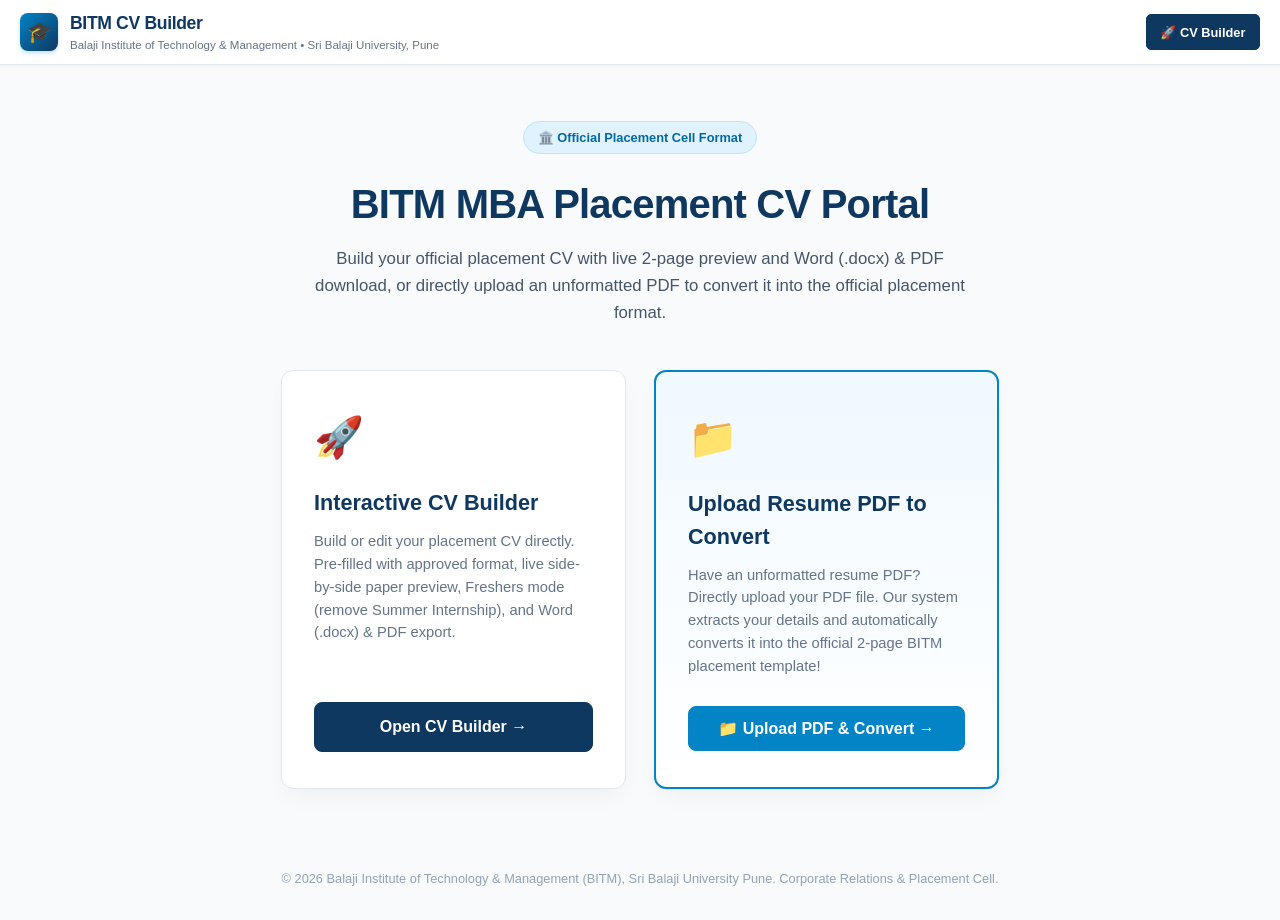
<file: index.html>
<!DOCTYPE html>
<html lang="en">
<head>
  <meta charset="UTF-8">
  <meta name="viewport" content="width=device-width, initial-scale=1.0">
  <title>BITM CV Builder | Sri Balaji University Pune</title>
  <link rel="stylesheet" href="style.css">
  <script src="pdf.min.js"></script>
</head>
<body style="min-height: 100vh; display: flex; flex-direction: column; justify-content: space-between; background: #f8fafc;">

  <!-- Simple Header -->
  <header class="app-header">
    <div class="brand">
      <div class="brand-icon">🎓</div>
      <div>
        <div class="brand-title">BITM CV Builder</div>
        <div class="brand-subtitle">Balaji Institute of Technology & Management • Sri Balaji University, Pune</div>
      </div>
    </div>
    <div class="header-actions">
      <a href="builder.html" class="btn btn-primary" style="background:#0e3860; border-color:#0e3860;">
        🚀 CV Builder
      </a>
    </div>
  </header>

  <!-- Focused Center Portal -->
  <main class="simple-home-container">
    <div class="simple-hero">
      <div class="home-badge">
        <span>🏛️ Official Placement Cell Format</span>
      </div>
      <h1>BITM MBA Placement CV Portal</h1>
      <p>
        Build your official placement CV with live 2-page preview and Word (.docx) & PDF download, or directly upload an unformatted PDF to convert it into the official placement format.
      </p>

      <!-- The Two Main Action Cards -->
      <div class="portal-cards-grid">
        
        <!-- Card 1: Open CV Builder -->
        <div class="portal-action-card">
          <div>
            <div class="card-action-icon">🚀</div>
            <h2>Interactive CV Builder</h2>
            <p>
              Build or edit your placement CV directly. Pre-filled with approved format, live side-by-side paper preview, Freshers mode (remove Summer Internship), and Word (.docx) & PDF export.
            </p>
          </div>
          <a href="builder.html" class="btn btn-primary btn-lg" style="background:#0e3860; border-color:#0e3860; width: 100%; justify-content: center; text-align: center;">
            Open CV Builder →
          </a>
        </div>

        <!-- Card 2: Upload Unformatted PDF -->
        <div class="portal-action-card highlight-card">
          <div>
            <div class="card-action-icon">📁</div>
            <h2>Upload Resume PDF to Convert</h2>
            <p>
              Have an unformatted resume PDF? Directly upload your PDF file. Our system extracts your details and automatically converts it into the official 2-page BITM placement template!
            </p>
          </div>
          <button type="button" class="btn btn-primary btn-lg" id="btnOpenConvertModal" style="background:#0284c7; border-color:#0284c7; width: 100%; justify-content: center; text-align: center;">
            📁 Upload PDF & Convert →
          </button>
        </div>

      </div>
    </div>
  </main>

  <!-- Modal: Upload PDF to Convert -->
  <div class="modal-overlay" id="convertModal">
    <div class="modal-content" style="max-width: 650px;">
      <div class="modal-header">
        <h3>📁 Upload Resume PDF to Convert into Official Format</h3>
        <button type="button" class="btn-danger" style="color:#fff; font-size:1.25rem; background:transparent; border:none; cursor:pointer;" onclick="closeConvertModal()">✕</button>
      </div>
      <div class="modal-body">
        <p style="font-size:0.85rem; color:#475569; margin-bottom:1rem;">
          Select or drag & drop any unformatted resume PDF. Our parser will extract your contact info, academics, internship, projects, and activities into the official BITM layout.
        </p>

        <!-- Dropzone Area -->
        <div class="pdf-upload-dropzone" id="pdfDropzone">
          <div class="dropzone-icon">📄</div>
          <div class="dropzone-text">
            <strong>Click to browse or drag & drop your PDF file here</strong>
            <span>Supports any unformatted resume PDF (.pdf)</span>
          </div>
          <input type="file" id="pdfFileInput" accept=".pdf,application/pdf" style="display: none;">
        </div>

        <!-- Selected File Preview -->
        <div id="selectedPdfInfo" style="display: none; align-items: center; justify-content: space-between; background: #f0fdf4; border: 1px solid #bbf7d0; padding: 12px 16px; border-radius: 8px; margin-top: 12px;">
          <span id="selectedPdfName" style="font-weight: 700; color: #166534; font-size: 0.88rem;"></span>
          <button type="button" class="btn btn-sm" id="btnClearSelectedPdf" style="background:#fee2e2; color:#ef4444; border:1px solid #fca5a5;">✕ Change File</button>
        </div>

        <!-- Conversion Button -->
        <button type="button" class="btn btn-primary btn-lg" id="btnStartPdfConvert" style="background:#0e3860; border-color:#0e3860; width:100%; justify-content:center; margin-top:14px;">
          ⚡ Convert PDF to Official Format
        </button>

        <div id="convertStatus" style="display:none; margin-top:12px; padding:12px; border-radius:8px; font-size:0.85rem;"></div>
      </div>
      <div class="modal-footer">
        <button type="button" class="btn btn-secondary" onclick="closeConvertModal()">Cancel</button>
      </div>
    </div>
  </div>

  <!-- Minimal Footer -->
  <footer class="simple-footer">
    © 2026 Balaji Institute of Technology & Management (BITM), Sri Balaji University Pune. Corporate Relations & Placement Cell.
  </footer>

  <script src="converter.js"></script>
</body>
</html>
</file>
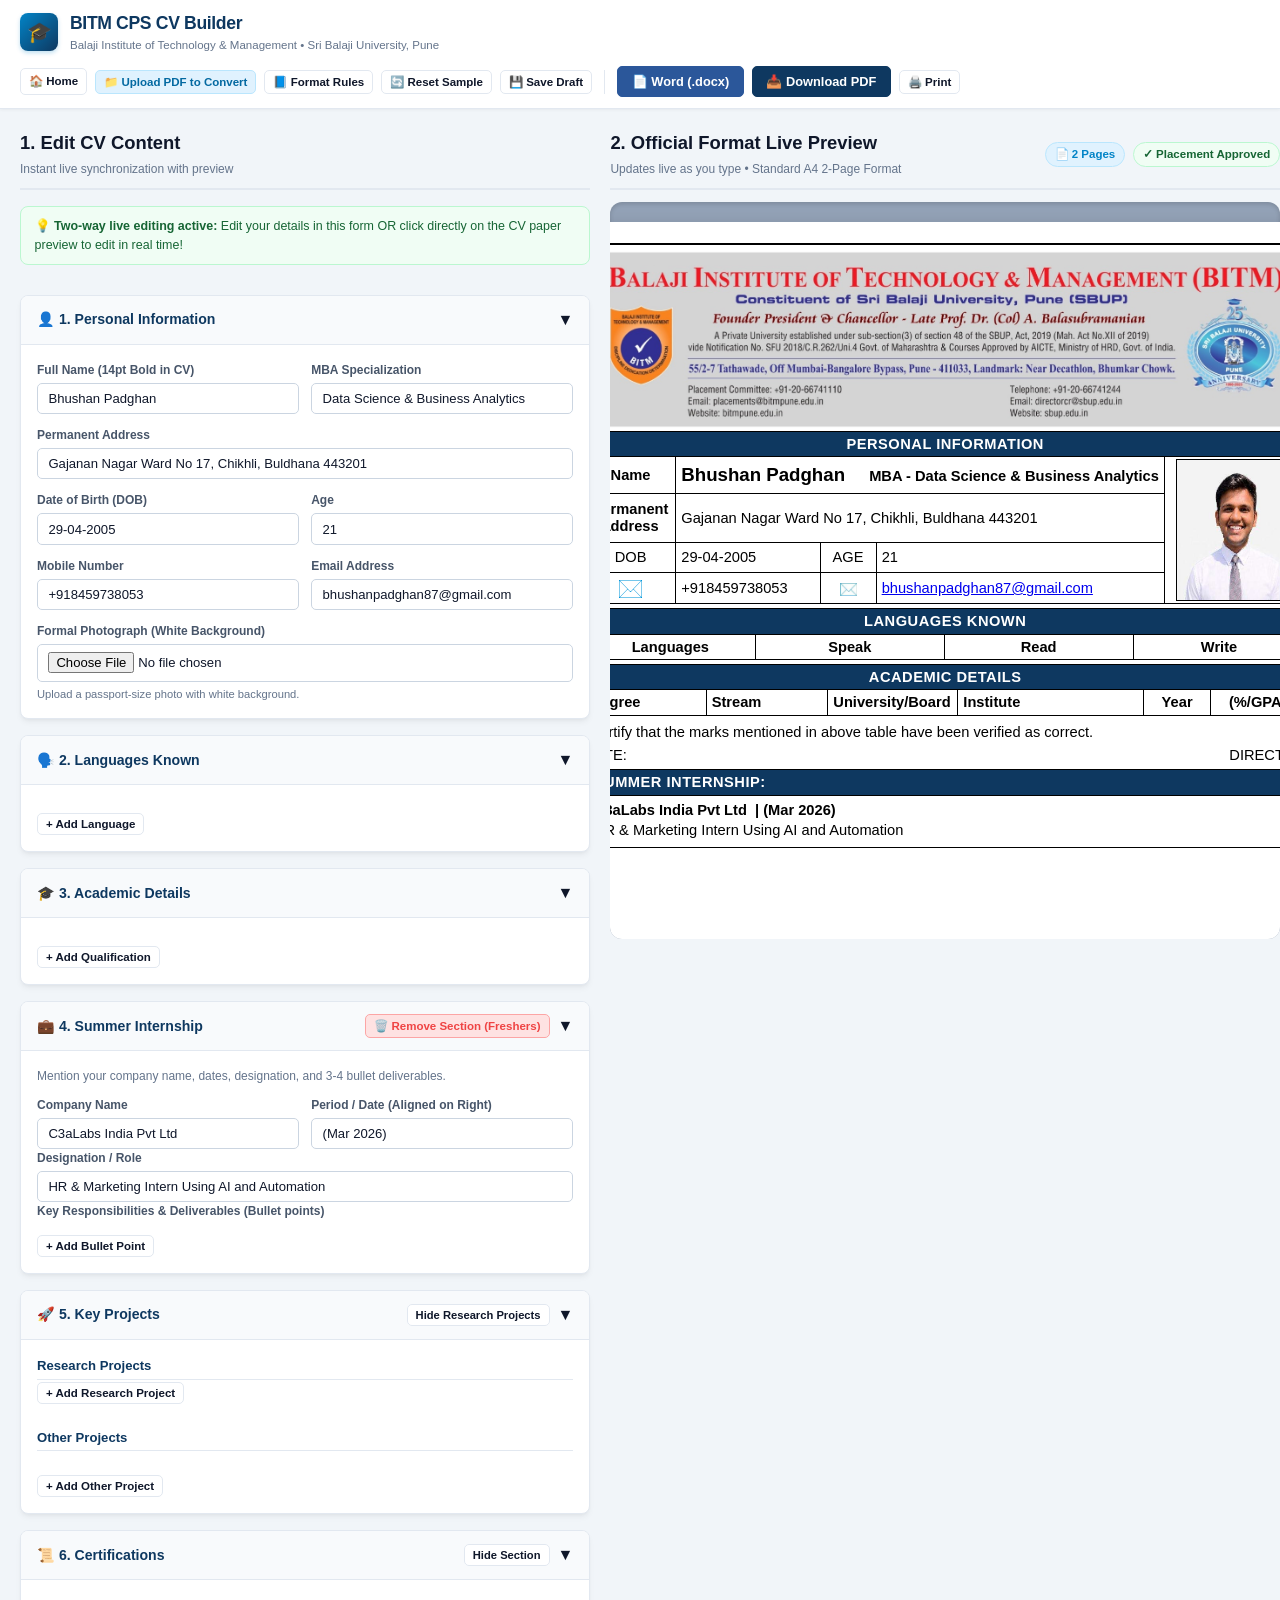
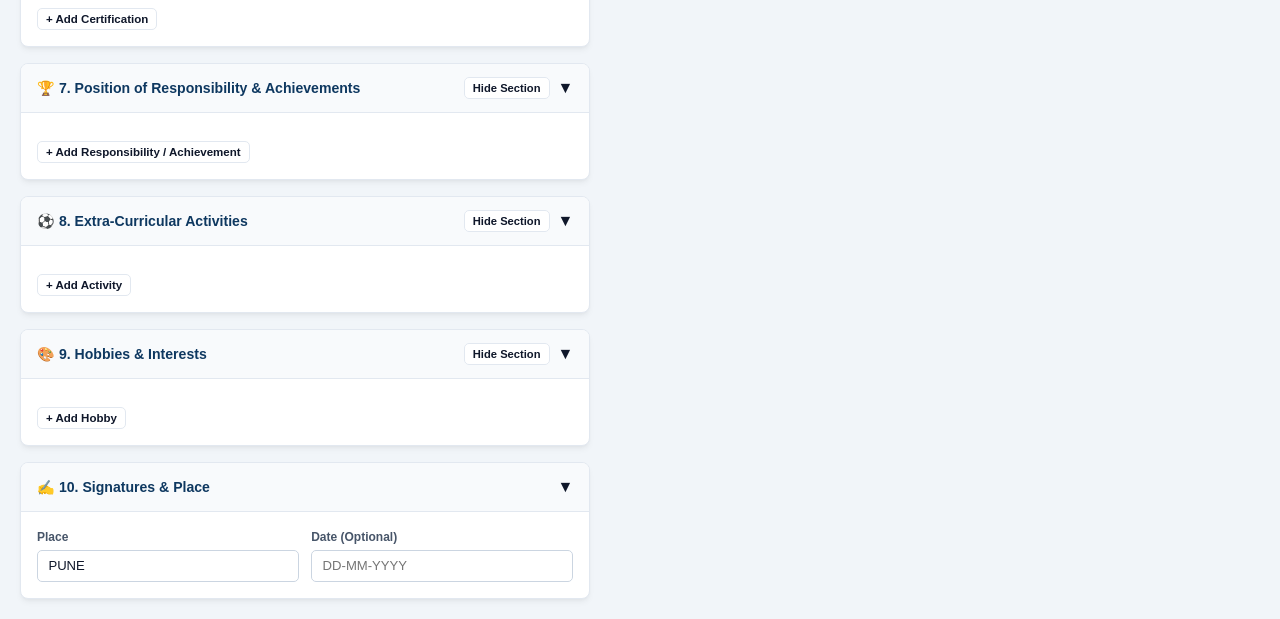
<file: builder.html>
<!DOCTYPE html>
<html lang="en">
<head>
  <meta charset="UTF-8">
  <meta name="viewport" content="width=device-width, initial-scale=1.0">
  <title>BITM CPS - Official MBA CV Builder</title>
  <link rel="stylesheet" href="style.css">
  <script src="html2pdf.bundle.min.js"></script>
  <script src="docx.umd.js"></script>
  <script src="pdf.min.js"></script>
</head>
<body>

  <!-- Top Navigation Header -->
  <header class="app-header">
    <div class="brand">
      <div class="brand-icon">🎓</div>
      <div>
        <div class="brand-title">BITM CPS CV Builder</div>
        <div class="brand-subtitle">Balaji Institute of Technology & Management • Sri Balaji University, Pune</div>
      </div>
    </div>

    <div class="header-actions">
      <a href="index.html" class="btn btn-secondary btn-sm" title="Back to Home Page">
        🏠 Home
      </a>

      <button type="button" class="btn btn-secondary btn-sm" id="btnOpenConvertModal" title="Upload a resume PDF to auto-fill official format" style="background:#e0f2fe; color:#0369a1; border-color:#bae6fd; font-weight:700;">
        📁 Upload PDF to Convert
      </button>

      <button type="button" class="btn btn-secondary btn-sm" id="btnInstructions" title="View 15 placement rules">
        📘 Format Rules
      </button>

      <button type="button" class="btn btn-secondary btn-sm" id="btnResetSample" title="Reset all fields to sample CV">
        🔄 Reset Sample
      </button>

      <button type="button" class="btn btn-secondary btn-sm" id="btnSaveDraft" title="Save draft in browser">
        💾 Save Draft
      </button>

      <div class="header-divider"></div>

      <!-- Export Buttons -->
      <button type="button" class="btn btn-word" id="btnExportWord" title="Export as genuine Microsoft Word document">
        📄 Word (.docx)
      </button>

      <button type="button" class="btn btn-primary" id="btnDownloadPdf" style="background:#0e3860; border-color:#0e3860;" title="Download clean A4 PDF">
        📥 Download PDF
      </button>

      <button type="button" class="btn btn-secondary btn-sm" id="btnPrintPdf" title="Print to A4 paper">
        🖨️ Print
      </button>
    </div>
  </header>

  <!-- Split Screen Workspace -->
  <main class="workspace">
    
    <!-- LEFT PANEL: Editor Input Form -->
    <section class="editor-panel">
      
      <div class="panel-header">
        <div>
          <h2>1. Edit CV Content</h2>
          <span style="font-size: 0.75rem; color: #64748b;">Instant live synchronization with preview</span>
        </div>
      </div>

      <!-- Helpful Guide Banner -->
      <div class="editor-guide-banner">
        <span>💡 <strong>Two-way live editing active:</strong> Edit your details in this form OR click directly on the CV paper preview to edit in real time!</span>
      </div>

      <!-- Card 1: Personal Information -->
      <div class="form-card">
        <div class="card-header" onclick="toggleCard(this)">
          <div class="card-title">👤 1. Personal Information</div>
          <span>▼</span>
        </div>
        <div class="card-body">
          <div class="form-row">
            <div class="form-group">
              <label>Full Name (14pt Bold in CV)</label>
              <input type="text" id="inpName" value="Bhushan Padghan" placeholder="Student Name">
            </div>
            <div class="form-group">
              <label>MBA Specialization</label>
              <input type="text" id="inpSpec" value="Data Science & Business Analytics" placeholder="e.g. Data Science & Business Analytics">
            </div>
          </div>

          <div class="form-group">
            <label>Permanent Address</label>
            <input type="text" id="inpAddress" value="Gajanan Nagar Ward No 17, Chikhli, Buldhana 443201" placeholder="Address">
          </div>

          <div class="form-row">
            <div class="form-group">
              <label>Date of Birth (DOB)</label>
              <input type="text" id="inpDob" value="29-04-2005" placeholder="DD-MM-YYYY">
            </div>
            <div class="form-group">
              <label>Age</label>
              <input type="text" id="inpAge" value="21" placeholder="e.g. 21">
            </div>
          </div>

          <div class="form-row">
            <div class="form-group">
              <label>Mobile Number</label>
              <input type="text" id="inpPhone" value="+918459738053" placeholder="+91...">
            </div>
            <div class="form-group">
              <label>Email Address</label>
              <input type="email" id="inpEmail" value="bhushanpadghan87@gmail.com" placeholder="email@...">
            </div>
          </div>

          <div class="form-group">
            <label>Formal Photograph (White Background)</label>
            <input type="file" id="inpPhoto" accept="image/*">
            <span style="font-size: 0.7rem; color: #64748b;">Upload a passport-size photo with white background.</span>
          </div>
        </div>
      </div>

      <!-- Card 2: Languages Known -->
      <div class="form-card">
        <div class="card-header" onclick="toggleCard(this)">
          <div class="card-title">🗣️ 2. Languages Known</div>
          <span>▼</span>
        </div>
        <div class="card-body">
          <div id="languagesContainer" style="display: flex; flex-direction: column; gap: 0.5rem;">
            <!-- Generated via JS -->
          </div>
          <button type="button" class="btn btn-secondary btn-sm" id="btnAddLanguage" style="align-self: flex-start;">
            + Add Language
          </button>
        </div>
      </div>

      <!-- Card 3: Academic Details -->
      <div class="form-card">
        <div class="card-header" onclick="toggleCard(this)">
          <div class="card-title">🎓 3. Academic Details</div>
          <span>▼</span>
        </div>
        <div class="card-body">
          <div id="academicsContainer" style="display: flex; flex-direction: column; gap: 0.75rem;">
            <!-- Generated via JS -->
          </div>
          <button type="button" class="btn btn-secondary btn-sm" id="btnAddAcademic" style="align-self: flex-start;">
            + Add Qualification
          </button>
        </div>
      </div>

      <!-- Card 4: Summer Internship (With Remove/Restore Section Button for Freshers) -->
      <div class="form-card" id="cardInternship">
        <div class="card-header" style="display:flex; justify-content:space-between; align-items:center;">
          <div class="card-title" onclick="toggleCard(this.parentElement)">💼 4. Summer Internship</div>
          <div style="display:flex; align-items:center; gap:8px;">
            <button type="button" class="btn btn-sm btn-fresher-toggle" id="btnToggleInternship" onclick="toggleSection('summerInternship')">
              🗑️ Remove Section (Freshers)
            </button>
            <span onclick="toggleCard(this.parentElement)">▼</span>
          </div>
        </div>
        <div class="card-body">
          <div id="noticeInternshipExcluded" style="display:none;" class="fresher-notice">
            ⚠️ <strong>Summer Internship is removed</strong> from your CV preview & exports (ideal for Freshers). Click "Restore Summer Internship" above anytime to re-enable.
          </div>

          <div id="internshipFieldsGroup">
            <p class="section-help-text">Mention your company name, dates, designation, and 3-4 bullet deliverables.</p>
            <div class="form-row">
              <div class="form-group">
                <label>Company Name</label>
                <input type="text" id="inpInternCompany" value="C3aLabs India Pvt Ltd" placeholder="Company Name">
              </div>
              <div class="form-group">
                <label>Period / Date (Aligned on Right)</label>
                <input type="text" id="inpInternPeriod" value="(Mar 2026)" placeholder="(e.g. Mar 2026)">
              </div>
            </div>

            <div class="form-group">
              <label>Designation / Role</label>
              <input type="text" id="inpInternRole" value="HR & Marketing Intern Using AI and Automation" placeholder="Internship Role">
            </div>

            <div class="form-group">
              <label>Key Responsibilities & Deliverables (Bullet points)</label>
              <div id="internBulletsContainer" style="display: flex; flex-direction: column; gap: 0.4rem;">
                <!-- Generated via JS -->
              </div>
              <button type="button" class="btn btn-secondary btn-sm" id="btnAddInternBullet" style="align-self: flex-start; margin-top: 0.4rem;">
                + Add Bullet Point
              </button>
            </div>
          </div>
        </div>
      </div>

      <!-- Card 5: Key Projects -->
      <div class="form-card" id="cardProjects">
        <div class="card-header" style="display:flex; justify-content:space-between; align-items:center;">
          <div class="card-title" onclick="toggleCard(this.parentElement)">🚀 5. Key Projects</div>
          <div style="display:flex; align-items:center; gap:8px;">
            <button type="button" class="btn btn-sm btn-secondary" id="btnToggleResearchProj" style="font-size:0.7rem;" onclick="toggleSection('researchProjects')">
              Hide Research Projects
            </button>
            <span onclick="toggleCard(this.parentElement)">▼</span>
          </div>
        </div>
        <div class="card-body">
          <div id="researchSectionGroup">
            <h4 style="font-size: 0.82rem; color: #0e3860; border-bottom: 1px solid #e2e8f0; padding-bottom: 3px;">
              Research Projects
            </h4>
            <div id="researchProjectsContainer" style="display: flex; flex-direction: column; gap: 0.5rem;">
              <!-- Generated via JS -->
            </div>
            <button type="button" class="btn btn-secondary btn-sm" id="btnAddResearchProj" style="align-self: flex-start;">
              + Add Research Project
            </button>
          </div>

          <h4 style="font-size: 0.82rem; color: #0e3860; border-bottom: 1px solid #e2e8f0; padding-bottom: 3px; margin-top: 0.75rem;">
            Other Projects
          </h4>
          <div id="otherProjectsContainer" style="display: flex; flex-direction: column; gap: 0.5rem;">
            <!-- Generated via JS -->
          </div>
          <button type="button" class="btn btn-secondary btn-sm" id="btnAddOtherProj" style="align-self: flex-start;">
            + Add Other Project
          </button>
        </div>
      </div>

      <!-- Card 6: Certifications -->
      <div class="form-card" id="cardCertifications">
        <div class="card-header" style="display:flex; justify-content:space-between; align-items:center;">
          <div class="card-title" onclick="toggleCard(this.parentElement)">📜 6. Certifications</div>
          <div style="display:flex; align-items:center; gap:8px;">
            <button type="button" class="btn btn-sm btn-secondary" id="btnToggleCertifications" style="font-size:0.7rem;" onclick="toggleSection('certifications')">
              Hide Section
            </button>
            <span onclick="toggleCard(this.parentElement)">▼</span>
          </div>
        </div>
        <div class="card-body">
          <div id="noticeCertificationsExcluded" style="display:none; background:#fef3c7; border:1px solid #fde68a; color:#92400e; padding:8px 12px; border-radius:6px; font-size:0.78rem;">
            ⚠️ <strong>Certifications section is removed</strong> from your CV. Click "Restore" above anytime to re-enable.
          </div>
          <div id="certificationsContainer" style="display: flex; flex-direction: column; gap: 0.5rem;">
            <!-- Generated via JS -->
          </div>
          <button type="button" class="btn btn-secondary btn-sm" id="btnAddCert" style="align-self: flex-start;">
            + Add Certification
          </button>
        </div>
      </div>

      <!-- Card 7: Positions of Responsibility & Achievements -->
      <div class="form-card" id="cardResponsibilities">
        <div class="card-header" style="display:flex; justify-content:space-between; align-items:center;">
          <div class="card-title" onclick="toggleCard(this.parentElement)">🏆 7. Position of Responsibility & Achievements</div>
          <div style="display:flex; align-items:center; gap:8px;">
            <button type="button" class="btn btn-sm btn-secondary" id="btnToggleResponsibilities" style="font-size:0.7rem;" onclick="toggleSection('responsibilities')">
              Hide Section
            </button>
            <span onclick="toggleCard(this.parentElement)">▼</span>
          </div>
        </div>
        <div class="card-body">
          <div id="noticeResponsibilitiesExcluded" style="display:none; background:#fef3c7; border:1px solid #fde68a; color:#92400e; padding:8px 12px; border-radius:6px; font-size:0.78rem;">
            ⚠️ <strong>Positions of Responsibility is removed</strong> from your CV.
          </div>
          <div id="responsibilitiesContainer" style="display: flex; flex-direction: column; gap: 0.4rem;">
            <!-- Generated via JS -->
          </div>
          <button type="button" class="btn btn-secondary btn-sm" id="btnAddResp" style="align-self: flex-start;">
            + Add Responsibility / Achievement
          </button>
        </div>
      </div>

      <!-- Card 8: Extra-Curricular Activities -->
      <div class="form-card" id="cardExtraCurricular">
        <div class="card-header" style="display:flex; justify-content:space-between; align-items:center;">
          <div class="card-title" onclick="toggleCard(this.parentElement)">⚽ 8. Extra-Curricular Activities</div>
          <div style="display:flex; align-items:center; gap:8px;">
            <button type="button" class="btn btn-sm btn-secondary" id="btnToggleExtra" style="font-size:0.7rem;" onclick="toggleSection('extraCurricular')">
              Hide Section
            </button>
            <span onclick="toggleCard(this.parentElement)">▼</span>
          </div>
        </div>
        <div class="card-body">
          <div id="noticeExtraExcluded" style="display:none; background:#fef3c7; border:1px solid #fde68a; color:#92400e; padding:8px 12px; border-radius:6px; font-size:0.78rem;">
            ⚠️ <strong>Extra-Curricular Activities section is removed</strong> from your CV.
          </div>
          <div id="extraCurricularContainer" style="display: flex; flex-direction: column; gap: 0.4rem;">
            <!-- Generated via JS -->
          </div>
          <button type="button" class="btn btn-secondary btn-sm" id="btnAddExtra" style="align-self: flex-start;">
            + Add Activity
          </button>
        </div>
      </div>

      <!-- Card 9: Hobbies & Interests -->
      <div class="form-card" id="cardHobbies">
        <div class="card-header" style="display:flex; justify-content:space-between; align-items:center;">
          <div class="card-title" onclick="toggleCard(this.parentElement)">🎨 9. Hobbies & Interests</div>
          <div style="display:flex; align-items:center; gap:8px;">
            <button type="button" class="btn btn-sm btn-secondary" id="btnToggleHobbies" style="font-size:0.7rem;" onclick="toggleSection('hobbies')">
              Hide Section
            </button>
            <span onclick="toggleCard(this.parentElement)">▼</span>
          </div>
        </div>
        <div class="card-body">
          <div id="noticeHobbiesExcluded" style="display:none; background:#fef3c7; border:1px solid #fde68a; color:#92400e; padding:8px 12px; border-radius:6px; font-size:0.78rem;">
            ⚠️ <strong>Hobbies & Interests section is removed</strong> from your CV.
          </div>
          <div id="hobbiesContainer" style="display: flex; flex-direction: column; gap: 0.4rem;">
            <!-- Generated via JS -->
          </div>
          <button type="button" class="btn btn-secondary btn-sm" id="btnAddHobby" style="align-self: flex-start;">
            + Add Hobby
          </button>
        </div>
      </div>

      <!-- Card 10: Signatures & Verification -->
      <div class="form-card">
        <div class="card-header" onclick="toggleCard(this)">
          <div class="card-title">✍️ 10. Signatures & Place</div>
          <span>▼</span>
        </div>
        <div class="card-body">
          <div class="form-row">
            <div class="form-group">
              <label>Place</label>
              <input type="text" id="inpPlace" value="PUNE" placeholder="PUNE">
            </div>
            <div class="form-group">
              <label>Date (Optional)</label>
              <input type="text" id="inpDate" placeholder="DD-MM-YYYY">
            </div>
          </div>
        </div>
      </div>

    </section>

    <!-- RIGHT PANEL: Live Preview Panel -->
    <section class="preview-panel">
      
      <div class="panel-header" style="display:flex; justify-content:space-between; align-items:center;">
        <div>
          <h2>2. Official Format Live Preview</h2>
          <span style="font-size: 0.75rem; color: #64748b;">Updates live as you type • Standard A4 2-Page Format</span>
        </div>
        <div class="preview-page-badges">
          <span class="page-pill">📄 2 Pages</span>
          <span class="page-pill" style="background:#f0fdf4; color:#166534; border-color:#bbf7d0;">✓ Placement Approved</span>
        </div>
      </div>

      <div class="preview-container" id="cvExportContainer">
        
        <!-- ==========================================
             PAGE 1 (Official BITM CV Paper)
             ========================================== -->
        <div class="cv-page" id="cvPage1">
          <div class="cv-page-frame">
            
            <!-- Official BITM Header Letterhead Image -->
            <img src="bitm_header.jpg" class="cv-header-img" alt="Balaji Institute of Technology & Management">

            <!-- 1. PERSONAL INFORMATION (Exact 5-Col Grid from Word XML) -->
            <table class="cv-table">
              <tr>
                <th colspan="5" class="banner-cell">PERSONAL INFORMATION</th>
              </tr>
              <tr>
                <td class="font-bold text-center" style="width: 12.57%;">Name</td>
                <td colspan="3" style="width: 67.95%;">
                  <span class="font-bold text-14pt" id="prevName">Bhushan Padghan</span>
                  <span class="font-bold" style="margin-left: 20px;">MBA - <span id="prevSpec">Data Science & Business Analytics</span></span>
                </td>
                <td rowspan="4" class="cell-photo" style="width: 19.48%;">
                  <div class="photo-frame" id="prevPhotoSlot">
                    <img src="sample_photo.jpg" alt="Student Photo">
                  </div>
                </td>
              </tr>
              <tr>
                <td class="font-bold text-center" style="line-height: 1.15;">Permanent<br>address</td>
                <td colspan="3" id="prevAddress">Gajanan Nagar Ward No 17, Chikhli, Buldhana 443201</td>
              </tr>
              <tr>
                <td class="text-center">DOB</td>
                <td style="width: 20.04%;" id="prevDob">29-04-2005</td>
                <td class="text-center" style="width: 7.80%;">AGE</td>
                <td style="width: 40.11%;" id="prevAge">21</td>
              </tr>
              <tr>
                <td class="text-center">
                  <img src="icon_phone.png" alt="Phone" style="height: 18px; vertical-align: middle;">
                </td>
                <td id="prevPhone">+918459738053</td>
                <td class="text-center">
                  <img src="icon_email.jpg" alt="Email" style="height: 13px; vertical-align: middle;">
                </td>
                <td>
                  <a href="mailto:bhushanpadghan87@gmail.com" id="prevEmail" style="color: #0000ee; text-decoration: underline;">bhushanpadghan87@gmail.com</a>
                </td>
              </tr>
            </table>

            <!-- 2. LANGUAGES KNOWN -->
            <table class="cv-table">
              <tr>
                <th colspan="4" class="banner-cell">LANGUAGES KNOWN</th>
              </tr>
              <tr>
                <th class="col-head" style="width: 23.63%; text-align: center;">Languages</th>
                <th class="col-head" style="width: 26.23%; text-align: center;">Speak</th>
                <th class="col-head" style="width: 26.23%; text-align: center;">Read</th>
                <th class="col-head" style="width: 23.90%; text-align: center;">Write</th>
              </tr>
              <tbody id="prevLanguagesTbody">
                <!-- Rendered via JS -->
              </tbody>
            </table>

            <!-- 3. ACADEMIC DETAILS -->
            <table class="cv-table">
              <tr>
                <th colspan="6" class="banner-cell">ACADEMIC DETAILS</th>
              </tr>
              <tr>
                <th class="col-head font-bold" style="width: 16.79%; text-align: left; padding-left: 5px;">Degree</th>
                <th class="col-head font-bold" style="width: 16.90%; text-align: left; padding-left: 5px;">Stream</th>
                <th class="col-head font-bold" style="width: 18.06%; text-align: left; padding-left: 5px;">University/Board</th>
                <th class="col-head font-bold" style="width: 25.86%; text-align: left; padding-left: 5px;">Institute</th>
                <th class="col-head font-bold" style="width: 9.21%; text-align: center; white-space: nowrap;">Year</th>
                <th class="col-head font-bold" style="width: 13.17%; text-align: center; white-space: nowrap;">(%/GPA)</th>
              </tr>
              <tbody id="prevAcademicsTbody">
                <!-- Rendered via JS -->
              </tbody>
            </table>

            <div class="cv-certify-text">
              I certify that the marks mentioned in above table have been verified as correct.
            </div>
            <div class="cv-director-row">
              <span>DATE: <span id="prevDirectorDate"></span></span>
              <span>DIRECTOR</span>
            </div>

            <!-- 4. SUMMER INTERNSHIP (Can be removed by freshers) -->
            <table class="cv-table" id="prevInternshipTable">
              <tr>
                <th class="banner-cell text-left">SUMMER INTERNSHIP:</th>
              </tr>
              <tr>
                <td style="padding: 5px 8px;">
                  <div style="font-weight: bold; margin-bottom: 2px;">
                    <span id="prevInternCompany">C3aLabs India Pvt Ltd</span>
                    <span id="prevInternPeriod" style="margin-left: 4px;">| (Mar 2026)</span>
                  </div>
                  <div style="margin-bottom: 3px;" id="prevInternRole">
                    HR & Marketing Intern Using AI and Automation
                  </div>
                  <ul class="cv-bullets" id="prevInternBullets">
                    <!-- Rendered via JS -->
                  </ul>
                </td>
              </tr>
            </table>

          </div>
        </div>

        <!-- Visual Page Separator -->
        <div class="page-separator no-print" style="color: #475569; font-size: 0.75rem; font-weight: 600; text-align: center;">
          ▼ Page 2 of Official CV Format ▼
        </div>

        <!-- ==========================================
             PAGE 2 (Official BITM CV Paper)
             ========================================== -->
        <div class="cv-page" id="cvPage2">
          <div class="cv-page-frame">

            <!-- 5. KEY PROJECTS -->
            <table class="cv-table" id="prevProjectsTable">
              <tr>
                <th class="banner-cell">KEY PROJECTS</th>
              </tr>
              <tr id="prevResearchProjectsRow">
                <td style="padding: 5px 8px; border-bottom: 1px solid #000;">
                  <div style="font-weight: bold; text-decoration: underline; margin-bottom: 3px;">Research Projects</div>
                  <div id="prevResearchProjects">
                    <!-- Rendered via JS -->
                  </div>
                </td>
              </tr>
              <tr id="prevOtherProjectsRow">
                <td style="padding: 5px 8px;">
                  <div style="font-weight: bold; text-decoration: underline; margin-bottom: 3px;">Other Projects</div>
                  <div id="prevOtherProjects">
                    <!-- Rendered via JS -->
                  </div>
                </td>
              </tr>
            </table>

            <!-- 6. CERTIFICATIONS -->
            <table class="cv-table" id="prevCertificationsTable">
              <tr>
                <th class="banner-cell">CERTIFICATIONS</th>
              </tr>
              <tr>
                <td style="padding: 5px 8px;">
                  <div id="prevCertifications">
                    <!-- Rendered via JS -->
                  </div>
                </td>
              </tr>
            </table>

            <!-- 7. POSITION OF RESPONSIBILITY & ACHIVEMENTS -->
            <table class="cv-table" id="prevResponsibilitiesTable">
              <tr>
                <th class="banner-cell">POSITION OF RESPONSIBILITY & ACHIVEMENTS</th>
              </tr>
              <tr>
                <td style="padding: 5px 8px;">
                  <ul class="cv-bullets" id="prevResponsibilities">
                    <!-- Rendered via JS -->
                  </ul>
                </td>
              </tr>
            </table>

            <!-- 8. EXTRA-CURRICULAR ACTIVITIES -->
            <table class="cv-table" id="prevExtraCurricularTable">
              <tr>
                <th class="banner-cell">EXTRA-CURRICULAR ACTIVITIES</th>
              </tr>
              <tr>
                <td style="padding: 5px 8px;">
                  <ul class="cv-bullets" id="prevExtraCurricular">
                    <!-- Rendered via JS -->
                  </ul>
                </td>
              </tr>
            </table>

            <!-- 9. HOBBIES & INTERESTS -->
            <table class="cv-table" id="prevHobbiesTable">
              <tr>
                <th class="banner-cell">HOBBIES & INTERESTS</th>
              </tr>
              <tr>
                <td style="padding: 5px 8px;">
                  <ul class="cv-bullets" id="prevHobbies">
                    <!-- Rendered via JS -->
                  </ul>
                </td>
              </tr>
            </table>

            <!-- 10. SIGNATURE FOOTER -->
            <div class="cv-signatures">
              <div class="cv-sig-row">
                <span>DATE: <span id="prevFooterDate"></span></span>
                <span>SIGNATURE OF STUDENT</span>
              </div>

              <div class="cv-countersigned">
                COUNTERSIGNED
              </div>

              <div class="cv-sig-row" style="margin-bottom: 0;">
                <span>PLACE:<span id="prevPlace">PUNE</span></span>
                <span>STAMP & SIGNATURE OF DIRECTOR</span>
              </div>
            </div>

          </div>
        </div>

      </div>

    </section>

  </main>

  <!-- MODAL: Official CV Formatting Instructions -->
  <div class="modal-overlay" id="instructionsModal">
    <div class="modal-content">
      <div class="modal-header">
        <h3>📘 Official CV Formatting Instructions</h3>
        <button type="button" class="btn btn-secondary btn-sm" onclick="closeModal('instructionsModal')">✕</button>
      </div>
      <div class="modal-body">
        <p style="font-weight: 700; color: #0e3860; margin-bottom: 0.75rem;">
          Balaji Institute of Telecom & Management (BITM) • Career Planning & Placement Cell Guidelines
        </p>
        <ol>
          <li><strong>Name:</strong> 14 pt, bold, and properly aligned as per the given format.</li>
          <li><strong>Font:</strong> Use Arial throughout the CV.</li>
          <li><strong>Font Size:</strong> Keep the overall CV content at 11 pt.</li>
          <li><strong>Headings:</strong> Only the headings should be bold. Keep the details/content in normal font.</li>
          <li><strong>Alignment:</strong> Follow the alignment given in the CV format. Keep tick marks (✓) and other elements properly center-aligned wherever required.</li>
          <li><strong>Margins:</strong> Keep a little space on all four sides of the page.</li>
          <li><strong>Spacing:</strong> Maintain proper and consistent spacing between sections. Keep equal space after every section and avoid unnecessary blank spaces.</li>
          <li><strong>Specialisation:</strong> Write your specialisation as per the given format. If it doesn’t fit, use a short form. Tech students should use the required short form.</li>
          <li><strong>Internship/Certification Dates:</strong> Mention the internship and certification dates on the right side, aligned consistently throughout the CV.</li>
          <li><strong>Passing Year:</strong> Mention only the passing year. Example: 2023 ✅ | 2022–23 ❌. For MBA, mention 2026–28 in the Passing Year column and write “Pursuing” in the Percentage/CGPA column.</li>
          <li><strong>Marks:</strong> If you are adding marks, mention them only in Percentage or CGPA. Do not use any other format.</li>
          <li><strong>Photo:</strong> Use a formal photograph with a white background.</li>
          <li><strong>Content:</strong> Fill in your correct and updated details. Do not change the order or add unnecessary information.</li>
          <li><strong>Formatting:</strong> Do not change the overall structure, headings, or layout of the given CV format.</li>
          <li><strong>Final Check:</strong> Check spelling, contact details, font size, bold headings, alignment, spacing, dates, marks, photo, and overall appearance before submitting.</li>
        </ol>
      </div>
      <div class="modal-footer">
        <button type="button" class="btn btn-primary" onclick="closeModal('instructionsModal')">
          Understood, Close
        </button>
      </div>
    </div>
  </div>

  <!-- MODAL: AI Copilot -->
  <div class="modal-overlay" id="aiModal">
    <div class="modal-content">
      <div class="modal-header">
        <h3>✨ OpenRouter AI CV Assistant</h3>
        <button type="button" class="btn btn-secondary btn-sm" onclick="closeModal('aiModal')">✕</button>
      </div>
      <div class="modal-body">
        <p style="font-size: 0.8rem; color: #475569; margin-bottom: 1rem;">
          Using OpenRouter AI (<code>openai/gpt-4o-mini</code>) to enhance your CV content according to BITM MBA standards.
        </p>

        <div class="form-group" style="margin-bottom: 1rem;">
          <label>Select AI Action</label>
          <select id="selAiAction">
            <option value="enhance_internship">Polish Internship Bullet Points (Action Verbs & Impact)</option>
            <option value="enhance_projects">Enhance Research & Other Projects (STAR Method)</option>
            <option value="enhance_achievements">Refine Responsibilities & Achievements</option>
            <option value="full_audit">Check BITM Formatting Compliance</option>
          </select>
        </div>

        <div class="form-group">
          <label>Optional Context / Notes (e.g. key tools, results)</label>
          <textarea id="txtAiContext" rows="3" placeholder="e.g. Worked with Python and Power BI, improved conversion by 15%..."></textarea>
        </div>

        <div id="aiStatusArea" style="margin-top: 1rem; font-size: 0.8rem; display: none;"></div>
      </div>
      <div class="modal-footer">
        <button type="button" class="btn btn-secondary" onclick="closeModal('aiModal')">Cancel</button>
        <button type="button" class="btn btn-ai" id="btnExecuteAi">Execute AI Action</button>
      </div>
    </div>
  </div>

  <!-- Modal: Upload PDF to Convert -->
  <div class="modal-overlay" id="convertModal">
    <div class="modal-content" style="max-width: 650px;">
      <div class="modal-header">
        <h3>📁 Upload Resume PDF to Convert into Official Format</h3>
        <button type="button" class="btn-danger" style="color:#fff; font-size:1.25rem; background:transparent; border:none; cursor:pointer;" onclick="closeConvertModal()">✕</button>
      </div>
      <div class="modal-body">
        <p style="font-size:0.85rem; color:#475569; margin-bottom:1rem;">
          Select or drag & drop any unformatted resume PDF. Our parser will extract your contact info, academics, internship, projects, and activities into the official BITM layout.
        </p>

        <!-- Dropzone Area -->
        <div class="pdf-upload-dropzone" id="pdfDropzone">
          <div class="dropzone-icon">📄</div>
          <div class="dropzone-text">
            <strong>Click to browse or drag & drop your PDF file here</strong>
            <span>Supports any unformatted resume PDF (.pdf)</span>
          </div>
          <input type="file" id="pdfFileInput" accept=".pdf,application/pdf" style="display: none;">
        </div>

        <!-- Selected File Preview -->
        <div id="selectedPdfInfo" style="display: none; align-items: center; justify-content: space-between; background: #f0fdf4; border: 1px solid #bbf7d0; padding: 12px 16px; border-radius: 8px; margin-top: 12px;">
          <span id="selectedPdfName" style="font-weight: 700; color: #166534; font-size: 0.88rem;"></span>
          <button type="button" class="btn btn-sm" id="btnClearSelectedPdf" style="background:#fee2e2; color:#ef4444; border:1px solid #fca5a5;">✕ Change File</button>
        </div>

        <!-- Conversion Button -->
        <button type="button" class="btn btn-primary btn-lg" id="btnStartPdfConvert" style="background:#0e3860; border-color:#0e3860; width:100%; justify-content:center; margin-top:14px;">
          ⚡ Convert PDF to Official Format
        </button>

        <div id="convertStatus" style="display:none; margin-top:12px; padding:12px; border-radius:8px; font-size:0.85rem;"></div>
      </div>
      <div class="modal-footer">
        <button type="button" class="btn btn-secondary" onclick="closeConvertModal()">Cancel</button>
      </div>
    </div>
  </div>

  <script src="converter.js"></script>
  <script src="app.js"></script>
</body>
</html>
</file>
<file: style.css>
/* ==========================================================================
   BITM CPS CV Builder - Stylesheet
   Academic & Placement Theme (Sky Blue, Light Blue, White, Dark Navy)
   Exact forensic replica of b cv u (1).pdf & CV format-Freshers (5).docx
   ========================================================================== */

:root {
  --primary: #0284c7;
  --primary-hover: #0369a1;
  --primary-light: #e0f2fe;
  --primary-ultra-light: #f0f9ff;
  --navy: #0f172a;
  --navy-light: #1e293b;
  --text-muted: #64748b;
  --border: #e2e8f0;
  --bg-app: #f1f5f9;
  --card-bg: #ffffff;
  --success: #10b981;
  --radius-lg: 12px;
  --radius-md: 8px;
  --radius-sm: 5px;
  --shadow: 0 4px 6px -1px rgba(0, 0, 0, 0.05), 0 2px 4px -2px rgba(0, 0, 0, 0.05);
}

* {
  box-sizing: border-box;
  margin: 0;
  padding: 0;
}

body {
  font-family: -apple-system, BlinkMacSystemFont, "Segoe UI", Roboto, Helvetica, Arial, sans-serif;
  background-color: var(--bg-app);
  color: var(--navy);
  line-height: 1.5;
  -webkit-font-smoothing: antialiased;
}

/* Header */
.app-header {
  position: sticky;
  top: 0;
  z-index: 50;
  background-color: rgba(255, 255, 255, 0.98);
  backdrop-filter: blur(8px);
  border-bottom: 1px solid var(--border);
  padding: 0.65rem 1.25rem;
  display: flex;
  align-items: center;
  justify-content: space-between;
  flex-wrap: wrap;
  gap: 0.75rem;
  box-shadow: 0 1px 3px rgba(0,0,0,0.05);
}

.brand {
  display: flex;
  align-items: center;
  gap: 0.75rem;
}

.brand-icon {
  width: 38px;
  height: 38px;
  background: linear-gradient(135deg, #0284c7, #0e3860);
  color: #fff;
  border-radius: var(--radius-md);
  display: flex;
  align-items: center;
  justify-content: center;
  font-size: 1.25rem;
  font-weight: bold;
  box-shadow: 0 2px 4px rgba(2, 132, 199, 0.25);
}

.brand-title {
  font-size: 1.1rem;
  font-weight: 700;
  color: #0e3860;
  letter-spacing: -0.02em;
}

.brand-subtitle {
  font-size: 0.72rem;
  color: var(--text-muted);
  font-weight: 500;
}

.header-actions {
  display: flex;
  align-items: center;
  gap: 0.5rem;
  flex-wrap: wrap;
}

/* Buttons */
.btn {
  display: inline-flex;
  align-items: center;
  gap: 0.35rem;
  font-size: 0.8rem;
  font-weight: 600;
  padding: 0.45rem 0.85rem;
  border-radius: var(--radius-sm);
  border: 1px solid transparent;
  cursor: pointer;
  transition: all 0.15s ease-in-out;
  text-decoration: none;
}

.btn-primary {
  background-color: var(--primary);
  color: #fff;
  border-color: var(--primary);
}
.btn-primary:hover {
  background-color: var(--primary-hover);
}

.btn-secondary {
  background-color: #fff;
  color: var(--navy);
  border-color: var(--border);
}
.btn-secondary:hover {
  background-color: #f1f5f9;
}

.btn-ai {
  background: linear-gradient(135deg, #0284c7, #6366f1);
  color: #fff;
  border: none;
}
.btn-ai:hover {
  opacity: 0.95;
  transform: translateY(-1px);
}

.btn-word {
  background-color: #2b579a;
  color: #fff;
  border-color: #2b579a;
}
.btn-word:hover {
  background-color: #1e3f70;
  border-color: #1e3f70;
}

.header-divider {
  height: 24px;
  width: 1px;
  background-color: var(--border);
  margin: 0 4px;
}

.editor-guide-banner {
  background: #f0fdf4;
  border: 1px solid #bbf7d0;
  color: #166534;
  padding: 0.6rem 0.85rem;
  border-radius: var(--radius-md);
  font-size: 0.78rem;
  font-weight: 500;
  margin-bottom: 0.85rem;
  display: flex;
  align-items: center;
  gap: 0.5rem;
}

.fresher-toggle-box {
  display: flex;
  justify-content: space-between;
  align-items: center;
  background: #f8fafc;
  border: 1px solid #e2e8f0;
  border-radius: var(--radius-md);
  padding: 0.75rem 1rem;
  margin-bottom: 0.75rem;
}

.btn-fresher-toggle {
  background: #fee2e2;
  color: #ef4444;
  border: 1px solid #fca5a5;
  font-weight: 700;
  border-radius: var(--radius-sm);
  cursor: pointer;
  padding: 0.35rem 0.65rem;
  font-size: 0.75rem;
  transition: all 0.2s ease;
}
.btn-fresher-toggle:hover {
  background: #fecaca;
}

.fresher-notice {
  background: #fef3c7;
  border: 1px solid #fde68a;
  color: #92400e;
  padding: 0.75rem 1rem;
  border-radius: var(--radius-md);
  font-size: 0.8rem;
  margin-bottom: 0.75rem;
  line-height: 1.4;
}

.section-help-text {
  font-size: 0.75rem;
  color: var(--text-muted);
  margin-bottom: 0.65rem;
}

.preview-page-badges {
  display: flex;
  align-items: center;
  gap: 0.5rem;
}

.page-pill {
  background: #e0f2fe;
  color: #0284c7;
  font-size: 0.72rem;
  font-weight: 700;
  padding: 0.2rem 0.55rem;
  border-radius: 999px;
  border: 1px solid #bae6fd;
}

.btn-sm {
  padding: 0.25rem 0.5rem;
  font-size: 0.72rem;
}

.btn-danger {
  color: #ef4444;
  background: transparent;
  border: none;
  cursor: pointer;
}
.btn-danger:hover {
  background-color: #fee2e2;
  border-radius: 4px;
}

/* Split Workspace */
.workspace {
  display: grid;
  grid-template-columns: 46% 54%;
  gap: 1.25rem;
  padding: 1.25rem;
  max-width: 1700px;
  margin: 0 auto;
  min-height: calc(100vh - 65px);
}

@media (max-width: 1100px) {
  .workspace {
    grid-template-columns: 1fr;
  }
}

/* Left side: Editor Panel */
.editor-panel {
  display: flex;
  flex-direction: column;
  gap: 1rem;
}

.panel-header {
  display: flex;
  align-items: center;
  justify-content: space-between;
  border-bottom: 2px solid var(--border);
  padding-bottom: 0.5rem;
}

.panel-header h2 {
  font-size: 1.15rem;
  font-weight: 700;
  color: var(--navy);
}

/* Accordion Form Cards */
.form-card {
  background-color: var(--card-bg);
  border-radius: var(--radius-md);
  border: 1px solid var(--border);
  box-shadow: var(--shadow);
  overflow: hidden;
  transition: border-color 0.15s;
}

.form-card:hover {
  border-color: #cbd5e1;
}

.card-header {
  padding: 0.75rem 1rem;
  background-color: #f8fafc;
  border-bottom: 1px solid var(--border);
  display: flex;
  align-items: center;
  justify-content: space-between;
  cursor: pointer;
  user-select: none;
}

.card-header:hover {
  background-color: #f1f5f9;
}

.card-title {
  font-size: 0.88rem;
  font-weight: 700;
  color: #0e3860;
  display: flex;
  align-items: center;
  gap: 0.4rem;
}

.card-body {
  padding: 1rem;
  display: flex;
  flex-direction: column;
  gap: 0.75rem;
}

.form-row {
  display: grid;
  grid-template-columns: 1fr 1fr;
  gap: 0.75rem;
}

.form-group {
  display: flex;
  flex-direction: column;
  gap: 0.25rem;
}

.form-group label {
  font-size: 0.75rem;
  font-weight: 600;
  color: #475569;
}

.form-group input,
.form-group textarea,
.form-group select {
  font-family: inherit;
  font-size: 0.82rem;
  padding: 0.45rem 0.65rem;
  border-radius: var(--radius-sm);
  border: 1px solid #cbd5e1;
  background-color: #fff;
  color: var(--navy);
  outline: none;
  transition: border-color 0.15s, box-shadow 0.15s;
}

.form-group input:focus,
.form-group textarea:focus,
.form-group select:focus {
  border-color: var(--primary);
  box-shadow: 0 0 0 2px var(--primary-light);
}

.dynamic-item {
  background-color: #f8fafc;
  border: 1px solid var(--border);
  border-radius: var(--radius-sm);
  padding: 0.75rem;
  display: flex;
  flex-direction: column;
  gap: 0.5rem;
  position: relative;
}

.dynamic-item-header {
  display: flex;
  align-items: center;
  justify-content: space-between;
  font-size: 0.78rem;
  font-weight: 700;
  color: #475569;
  border-bottom: 1px solid #e2e8f0;
  padding-bottom: 0.25rem;
}

/* Right side: Live Preview Panel */
.preview-panel {
  display: flex;
  flex-direction: column;
  gap: 0.75rem;
  position: sticky;
  top: 75px;
  max-height: calc(100vh - 90px);
}

.preview-container {
  flex: 1;
  overflow-y: auto;
  overflow-x: auto;
  background-color: #94a3b8;
  padding: 1.25rem;
  border-radius: var(--radius-lg);
  box-shadow: inset 0 2px 4px rgba(0, 0, 0, 0.15);
  display: flex;
  flex-direction: column;
  align-items: center;
  gap: 1.5rem;
}

/* ==========================================================================
   CV PAPER PREVIEW (EXACT A4 210mm x 297mm DIMENSIONS)
   Strict Arial font throughout, 11pt body, 14pt Name, Dark Navy #0e3860 Banners
   Microsoft Word PageBorder: 2.25pt solid black box with 24pt margin
   ========================================================================== */

.cv-page {
  background: #ffffff;
  color: #000000;
  width: 210mm;
  height: 297mm;
  min-height: 297mm;
  max-height: 297mm;
  padding: 5.5mm 7mm;
  box-shadow: 0 10px 25px rgba(0, 0, 0, 0.25);
  font-family: Arial, Helvetica, sans-serif !important;
  font-size: 11pt;
  line-height: 1.25;
  position: relative;
  box-sizing: border-box;
  overflow: hidden;
  -webkit-print-color-adjust: exact !important;
  print-color-adjust: exact !important;
}

/* Page Outer Frame (Exact match to Word pgBorders) */
.cv-page-frame {
  border: 2px solid #000000;
  padding: 6px 8px;
  height: 100%;
  box-sizing: border-box;
  display: flex;
  flex-direction: column;
}

/* Official College Letterhead Image */
.cv-header-img {
  width: 100%;
  height: auto;
  display: block;
  margin-bottom: 3px;
}

/* Master Table Styles */
.cv-table {
  width: 100%;
  border-collapse: collapse;
  border: 1px solid #000000;
  margin-bottom: 4px;
  font-family: Arial, sans-serif;
  font-size: 11pt;
  color: #000000;
}

.cv-table td {
  border: 1px solid #000000;
  padding: 3px 5px;
  vertical-align: middle;
  font-size: 11pt;
  color: #000000;
}

.cv-table th {
  border: 1px solid #000000;
  font-size: 11pt;
  color: #000000;
}

/* Deep Navy Blue Section Banners (Exact #0e3860) */
.banner-cell {
  background-color: #0e3860 !important;
  color: #ffffff !important;
  font-family: Arial, sans-serif;
  font-weight: bold;
  font-size: 11pt !important;
  text-align: center;
  padding: 3px 6px !important;
  letter-spacing: 0.5px;
  -webkit-print-color-adjust: exact !important;
  print-color-adjust: exact !important;
}

.banner-cell.text-left {
  text-align: left;
  padding-left: 8px !important;
}

.col-head {
  background-color: #ffffff;
  font-weight: bold;
  padding: 3px 4px;
  font-size: 11pt;
}

/* Text helpers */
.text-center {
  text-align: center;
}

.text-left {
  text-align: left;
}

.font-bold {
  font-weight: bold;
}

.text-14pt {
  font-size: 14pt;
}

.text-11pt {
  font-size: 11pt;
}

/* Photo Box Inside Table 0 */
.cell-photo {
  padding: 2px !important;
  text-align: center;
  vertical-align: middle;
}

.photo-frame {
  width: 118px;
  height: 142px;
  border: 1px solid #000000;
  background-color: #ffffff;
  margin: 0 auto;
  display: flex;
  align-items: center;
  justify-content: center;
  overflow: hidden;
}

.photo-frame img {
  width: 100%;
  height: 100%;
  object-fit: cover;
  display: block;
}

/* Academic Director & Certify Note */
.cv-certify-text {
  font-size: 11pt;
  margin-top: 3px;
  margin-bottom: 5px;
  color: #000000;
}

.cv-director-row {
  display: flex;
  justify-content: space-between;
  font-size: 11pt;
  font-weight: normal;
  margin-bottom: 5px;
  color: #000000;
}

/* Bullets */
.cv-bullets {
  margin: 0;
  padding-left: 18px;
  list-style-type: disc;
}

.cv-bullets li {
  font-size: 11pt;
  line-height: 1.24;
  margin-bottom: 2px;
  color: #000000;
}

/* Page 2 Signatures Block */
.cv-signatures {
  margin-top: auto;
  padding-top: 15px;
  font-family: Arial, sans-serif;
  font-size: 11pt;
  color: #000000;
}

.cv-sig-row {
  display: flex;
  justify-content: space-between;
  margin-bottom: 12px;
  font-size: 11pt;
}

.cv-countersigned {
  text-align: center;
  font-weight: normal;
  letter-spacing: 0.05em;
  margin-bottom: 12px;
  font-size: 11pt;
}

/* Modals */
.modal-overlay {
  display: none;
  position: fixed;
  top: 0;
  left: 0;
  right: 0;
  bottom: 0;
  background-color: rgba(15, 23, 42, 0.65);
  backdrop-filter: blur(4px);
  z-index: 100;
  align-items: center;
  justify-content: center;
  padding: 1rem;
}

.modal-overlay.active {
  display: flex;
}

.modal-content {
  background: #fff;
  border-radius: var(--radius-lg);
  max-width: 650px;
  width: 100%;
  max-height: 85vh;
  display: flex;
  flex-direction: column;
  box-shadow: 0 20px 25px -5px rgba(0, 0, 0, 0.25);
  overflow: hidden;
}

.modal-header {
  padding: 1rem 1.25rem;
  background: linear-gradient(135deg, #0e3860, #0284c7);
  color: #fff;
  display: flex;
  align-items: center;
  justify-content: space-between;
}

.modal-header h3 {
  font-size: 1.05rem;
  font-weight: 700;
}

.modal-body {
  padding: 1.25rem;
  overflow-y: auto;
  font-size: 0.85rem;
  line-height: 1.6;
  color: #334155;
}

.modal-body ol {
  padding-left: 1.25rem;
}

.modal-body li {
  margin-bottom: 0.55rem;
}

.modal-footer {
  padding: 0.85rem 1.25rem;
  background-color: #f8fafc;
  border-top: 1px solid var(--border);
  display: flex;
  justify-content: flex-end;
}

/* AI Copilot Card */
.ai-copilot-card {
  background: linear-gradient(135deg, #0e3860, #0284c7);
  color: #fff;
  border-radius: var(--radius-md);
  padding: 1rem;
  box-shadow: 0 4px 10px rgba(14, 56, 96, 0.2);
}

.ai-copilot-card h3 {
  font-size: 0.92rem;
  font-weight: 700;
  margin-bottom: 0.2rem;
}

.ai-copilot-card p {
  font-size: 0.73rem;
  color: #e0f2fe;
  margin-bottom: 0.65rem;
}

/* ==========================================================================
   MINIMALIST PORTAL & CONVERT CV STYLES
   ========================================================================== */
.simple-home-container {
  max-width: 960px;
  margin: 3.5rem auto 2rem;
  padding: 0 1.5rem;
  text-align: center;
}

.simple-hero h1 {
  font-size: 2.5rem;
  font-weight: 800;
  color: #0e3860;
  margin-bottom: 0.75rem;
  letter-spacing: -0.02em;
}

.simple-hero p {
  font-size: 1.05rem;
  color: #475569;
  max-width: 650px;
  margin: 0 auto 2.75rem;
  line-height: 1.6;
}

.portal-cards-grid {
  display: grid;
  grid-template-columns: repeat(auto-fit, minmax(320px, 1fr));
  gap: 1.75rem;
  text-align: left;
}

.portal-action-card {
  background: #ffffff;
  border: 1px solid var(--border);
  border-radius: var(--radius-lg);
  padding: 2.25rem 2rem;
  box-shadow: 0 10px 25px -5px rgba(0, 0, 0, 0.05);
  display: flex;
  flex-direction: column;
  justify-content: space-between;
  transition: all 0.25s ease;
}

.portal-action-card:hover {
  transform: translateY(-5px);
  box-shadow: 0 20px 35px -10px rgba(14, 56, 96, 0.12);
  border-color: #93c5fd;
}

.portal-action-card.highlight-card {
  border: 2px solid #0284c7;
  background: linear-gradient(180deg, #f0f9ff 0%, #ffffff 100%);
}

.card-action-icon {
  font-size: 2.5rem;
  margin-bottom: 1.25rem;
}

.portal-action-card h2 {
  font-size: 1.35rem;
  font-weight: 800;
  color: #0e3860;
  margin-bottom: 0.65rem;
}

.portal-action-card p {
  font-size: 0.92rem;
  color: #64748b;
  line-height: 1.55;
  margin-bottom: 1.75rem;
  flex-grow: 1;
}

.simple-footer {
  text-align: center;
  padding: 3rem 1rem 2rem;
  font-size: 0.8rem;
  color: #94a3b8;
}

/* PDF Upload Dropzone */
.pdf-upload-dropzone {
  border: 2px dashed #93c5fd;
  background: #f0f9ff;
  border-radius: 12px;
  padding: 2.5rem 1.5rem;
  text-align: center;
  cursor: pointer;
  transition: all 0.2s ease;
  display: flex;
  flex-direction: column;
  align-items: center;
  gap: 0.75rem;
}

.pdf-upload-dropzone:hover, .pdf-upload-dropzone.dragover {
  border-color: #0284c7;
  background: #e0f2fe;
  transform: scale(1.01);
}

.dropzone-icon {
  font-size: 3.25rem;
  line-height: 1;
}

.dropzone-text strong {
  display: block;
  font-size: 1.05rem;
  color: #0e3860;
  margin-bottom: 0.35rem;
}

.dropzone-text span {
  font-size: 0.82rem;
  color: #64748b;
}

/* ==========================================================================
   HOME PAGE (LANDING PORTAL) STYLES
   ========================================================================== */
.home-container {
  max-width: 1200px;
  margin: 0 auto;
  padding: 2rem 1.5rem;
}

.home-hero {
  text-align: center;
  padding: 3.5rem 1.5rem 2.5rem;
  background: linear-gradient(180deg, #f0f9ff 0%, #ffffff 100%);
  border-radius: var(--radius-lg);
  border: 1px solid var(--border);
  margin-bottom: 2.5rem;
  box-shadow: 0 10px 30px -10px rgba(2, 132, 199, 0.1);
}

.home-badge {
  display: inline-flex;
  align-items: center;
  gap: 0.5rem;
  background-color: var(--primary-light);
  color: #0369a1;
  font-size: 0.8rem;
  font-weight: 700;
  padding: 0.35rem 0.85rem;
  border-radius: 999px;
  margin-bottom: 1.25rem;
  border: 1px solid #bae6fd;
}

.home-hero h1 {
  font-size: 2.5rem;
  font-weight: 800;
  color: #0e3860;
  line-height: 1.2;
  margin-bottom: 1rem;
  letter-spacing: -0.02em;
}

.home-hero p {
  font-size: 1.05rem;
  color: #475569;
  max-width: 780px;
  margin: 0 auto 2rem;
  line-height: 1.6;
}

.home-hero-actions {
  display: flex;
  align-items: center;
  justify-content: center;
  gap: 1rem;
  flex-wrap: wrap;
}

.btn-lg {
  padding: 0.75rem 1.75rem;
  font-size: 1rem;
  font-weight: 700;
  border-radius: var(--radius-md);
}

/* Hero Preview Mockup Card */
.hero-preview-card {
  margin-top: 2.25rem;
  background: #ffffff;
  border: 1px solid #cbd5e1;
  border-radius: 14px;
  box-shadow: 0 15px 35px -5px rgba(0, 0, 0, 0.08);
  overflow: hidden;
  text-align: left;
}

.hero-preview-top {
  background: #f1f5f9;
  border-bottom: 1px solid #e2e8f0;
  padding: 0.6rem 1rem;
  display: flex;
  align-items: center;
  gap: 0.4rem;
}

.preview-dot {
  width: 10px;
  height: 10px;
  border-radius: 50%;
  display: inline-block;
}
.preview-dot.red { background: #ef4444; }
.preview-dot.yellow { background: #f59e0b; }
.preview-dot.green { background: #10b981; }

.preview-title {
  font-size: 0.75rem;
  font-weight: 600;
  color: #64748b;
  margin-left: 0.5rem;
}

.hero-preview-content {
  display: flex;
  align-items: stretch;
  padding: 1.25rem;
  gap: 1.25rem;
  background: #f8fafc;
}

@media (max-width: 768px) {
  .hero-preview-content {
    flex-direction: column;
  }
  .hero-preview-divider {
    transform: rotate(90deg);
  }
}

.hero-preview-col {
  flex: 1;
  background: #ffffff;
  border: 1px solid #e2e8f0;
  border-radius: 10px;
  padding: 1rem;
}

.preview-box-header {
  font-size: 0.8rem;
  font-weight: 700;
  color: #0e3860;
  border-bottom: 1px solid #e2e8f0;
  padding-bottom: 0.4rem;
  margin-bottom: 0.6rem;
}

.preview-fake-inputs {
  display: flex;
  flex-direction: column;
  gap: 0.45rem;
}

.fake-input-row {
  background: #f1f5f9;
  padding: 0.4rem 0.6rem;
  border-radius: 6px;
  font-size: 0.75rem;
  color: #334155;
  display: flex;
  justify-content: space-between;
  align-items: center;
}

.badge-fresher {
  background: #dcfce7;
  color: #166534;
  font-size: 0.7rem;
  font-weight: 700;
  padding: 0.15rem 0.45rem;
  border-radius: 4px;
}

.hero-preview-divider {
  display: flex;
  align-items: center;
  justify-content: center;
  font-size: 1.5rem;
  color: #0284c7;
  font-weight: bold;
}

.preview-fake-cv {
  border: 1px solid #000;
  background: #fff;
  padding: 0.6rem;
  font-size: 0.68rem;
  font-family: Arial, sans-serif;
}

.fake-cv-header {
  font-weight: bold;
  text-align: center;
  font-size: 0.7rem;
  color: #0e3860;
  margin-bottom: 0.35rem;
}

.fake-cv-banner {
  background: #0e3860;
  color: #fff;
  font-weight: bold;
  text-align: center;
  padding: 2px;
  margin: 3px 0;
  font-size: 0.65rem;
}

.fake-cv-row {
  padding: 2px 4px;
  border-bottom: 1px solid #e2e8f0;
  font-size: 0.68rem;
}

.fake-cv-footer {
  margin-top: 0.4rem;
  text-align: center;
  color: #0284c7;
  font-weight: 600;
  font-size: 0.68rem;
}

/* Steps Grid */
.home-section {
  padding: 2rem 0;
  margin-bottom: 2rem;
}

.steps-grid {
  display: grid;
  grid-template-columns: repeat(auto-fit, minmax(280px, 1fr));
  gap: 1.5rem;
  margin-top: 1.5rem;
}

.step-card {
  background: #ffffff;
  border: 1px solid #e2e8f0;
  border-radius: var(--radius-lg);
  padding: 1.75rem 1.5rem;
  text-align: center;
  box-shadow: var(--shadow);
  transition: transform 0.2s;
}
.step-card:hover {
  transform: translateY(-3px);
}

.step-badge {
  width: 44px;
  height: 44px;
  background: #e0f2fe;
  color: #0284c7;
  border-radius: 50%;
  font-weight: 800;
  display: flex;
  align-items: center;
  justify-content: center;
  margin: 0 auto 1rem;
  font-size: 1.25rem;
  border: 2px solid #bae6fd;
}

.step-card h3 {
  color: #0e3860;
  font-size: 1.1rem;
  margin-bottom: 0.5rem;
  font-weight: 700;
}

.step-card p {
  color: #64748b;
  font-size: 0.88rem;
  line-height: 1.55;
}

/* Rules Summary Grid */
.rules-summary-grid {
  display: grid;
  grid-template-columns: repeat(auto-fit, minmax(300px, 1fr));
  gap: 1.25rem;
  margin-top: 1.5rem;
  text-align: left;
}

.summary-box {
  background: #f8fafc;
  border: 1px solid #e2e8f0;
  border-radius: var(--radius-md);
  padding: 1.25rem;
}

.summary-box h4 {
  color: #0e3860;
  font-size: 0.95rem;
  font-weight: 700;
  margin-bottom: 0.75rem;
}

.summary-box ul {
  padding-left: 1.25rem;
  font-size: 0.82rem;
  color: #475569;
  line-height: 1.6;
}

.summary-box li {
  margin-bottom: 0.35rem;
}

.home-cta-banner {
  background: linear-gradient(135deg, #0e3860, #0284c7);
  border-radius: 16px;
  padding: 3rem 2rem;
  text-align: center;
  color: #fff;
  margin-bottom: 2rem;
  box-shadow: 0 10px 25px -5px rgba(14, 56, 96, 0.3);
}

.home-cta-banner h2 {
  font-size: 2rem;
  font-weight: 800;
  margin-bottom: 0.75rem;
}

.home-cta-banner p {
  font-size: 1rem;
  color: #e0f2fe;
  max-width: 600px;
  margin: 0 auto 1.75rem;
  line-height: 1.5;
}

.section-header-center {
  text-align: center;
  margin-bottom: 2rem;
}

.section-header-center h2 {
  font-size: 1.8rem;
  font-weight: 800;
  color: #0e3860;
  letter-spacing: -0.01em;
}

.section-header-center p {
  color: #64748b;
  font-size: 0.95rem;
  margin-top: 0.25rem;
}

.features-grid {
  display: grid;
  grid-template-columns: repeat(auto-fit, minmax(320px, 1fr));
  gap: 1.5rem;
  margin-bottom: 3.5rem;
}

.feature-box {
  background: #ffffff;
  border: 1px solid var(--border);
  border-radius: var(--radius-md);
  padding: 1.5rem;
  box-shadow: var(--shadow);
  transition: transform 0.2s, box-shadow 0.2s;
}

.feature-box:hover {
  transform: translateY(-3px);
  box-shadow: 0 12px 20px -5px rgba(0,0,0,0.08);
}

.feature-icon {
  font-size: 2rem;
  margin-bottom: 0.75rem;
  display: inline-block;
}

.feature-box h3 {
  font-size: 1.1rem;
  font-weight: 700;
  color: #0e3860;
  margin-bottom: 0.5rem;
}

.feature-box p {
  font-size: 0.88rem;
  color: #475569;
  line-height: 1.5;
}

.guidelines-card {
  background: #ffffff;
  border: 1px solid var(--border);
  border-radius: var(--radius-lg);
  padding: 2rem;
  box-shadow: var(--shadow);
  margin-bottom: 3.5rem;
}

.rules-grid {
  display: grid;
  grid-template-columns: repeat(auto-fit, minmax(280px, 1fr));
  gap: 1rem;
  margin-top: 1.5rem;
}

.rule-item {
  background: #f8fafc;
  border: 1px solid #e2e8f0;
  border-radius: var(--radius-sm);
  padding: 0.85rem 1rem;
  display: flex;
  gap: 0.75rem;
  align-items: flex-start;
}

.rule-num {
  background: #0284c7;
  color: #fff;
  font-weight: 800;
  font-size: 0.75rem;
  width: 22px;
  height: 22px;
  border-radius: 50%;
  display: flex;
  align-items: center;
  justify-content: center;
  flex-shrink: 0;
}

.rule-content strong {
  color: #0e3860;
  font-size: 0.85rem;
  display: block;
}

.rule-content span {
  font-size: 0.78rem;
  color: #475569;
  line-height: 1.4;
}

.home-footer {
  background: #0e3860;
  color: #e2e8f0;
  padding: 3rem 1.5rem 2rem;
  margin-top: 4rem;
}

.footer-content {
  max-width: 1200px;
  margin: 0 auto;
  display: grid;
  grid-template-columns: 2fr 1fr 1fr;
  gap: 2rem;
  margin-bottom: 2rem;
}

@media (max-width: 768px) {
  .footer-content {
    grid-template-columns: 1fr;
  }
  .home-hero h1 {
    font-size: 1.8rem;
  }
}

.footer-col h4 {
  color: #ffffff;
  font-size: 0.95rem;
  font-weight: 700;
  margin-bottom: 0.75rem;
}

.footer-col p, .footer-col a {
  color: #94a3b8;
  font-size: 0.8rem;
  line-height: 1.6;
  text-decoration: none;
}

.footer-col a:hover {
  color: #ffffff;
}

.footer-bottom {
  max-width: 1200px;
  margin: 0 auto;
  border-top: 1px solid rgba(255,255,255,0.1);
  padding-top: 1.25rem;
  text-align: center;
  font-size: 0.75rem;
  color: #94a3b8;
}

/* Direct Preview In-Place Editing */
.preview-editable {
  outline: none;
  cursor: text;
  transition: background 0.15s ease, box-shadow 0.15s ease;
  border-radius: 2px;
  min-width: 20px;
  display: inline-block;
}

.preview-editable:hover {
  background: rgba(14, 56, 96, 0.06);
  box-shadow: inset 0 0 0 1px rgba(14, 56, 96, 0.35);
}

.preview-editable:focus {
  background: rgba(14, 56, 96, 0.08);
  box-shadow: inset 0 0 0 1.5px #0e3860;
}

/* ==========================================================================
   PRINT MEDIA QUERY - STRICT 100% IDENTICAL ZERO-MARGIN EXPORT
   ========================================================================== */
@media print {
  .preview-editable,
  .preview-editable:hover,
  .preview-editable:focus {
    background: transparent !important;
    box-shadow: none !important;
  }

  @page {
    size: A4 portrait;
    margin: 0mm !important;
  }

  html, body {
    width: 210mm !important;
    height: 100% !important;
    margin: 0 !important;
    padding: 0 !important;
    background: #fff !important;
    -webkit-print-color-adjust: exact !important;
    print-color-adjust: exact !important;
  }

  .app-header,
  .editor-panel,
  .panel-header,
  .modal-overlay,
  .no-print,
  .page-separator {
    display: none !important;
  }

  .workspace {
    display: block !important;
    padding: 0 !important;
    margin: 0 !important;
    width: 210mm !important;
  }

  .preview-panel {
    position: static !important;
    max-height: none !important;
    padding: 0 !important;
    margin: 0 !important;
    width: 210mm !important;
  }

  .preview-container {
    background: transparent !important;
    padding: 0 !important;
    margin: 0 !important;
    box-shadow: none !important;
    display: block !important;
    width: 210mm !important;
  }

  .cv-page {
    width: 210mm !important;
    height: 297mm !important;
    max-height: 297mm !important;
    min-height: 297mm !important;
    padding: 5.5mm 7mm !important;
    margin: 0 !important;
    box-shadow: none !important;
    page-break-after: always !important;
    break-after: page !important;
    overflow: hidden !important;
  }

  .cv-page:last-child {
    page-break-after: avoid !important;
    break-after: avoid !important;
  }

  .cv-page-frame {
    border: 2px solid #000000 !important;
    height: 100% !important;
    box-sizing: border-box !important;
  }

  .banner-cell {
    background-color: #0e3860 !important;
    color: #ffffff !important;
    -webkit-print-color-adjust: exact !important;
    print-color-adjust: exact !important;
  }
}
</file>
